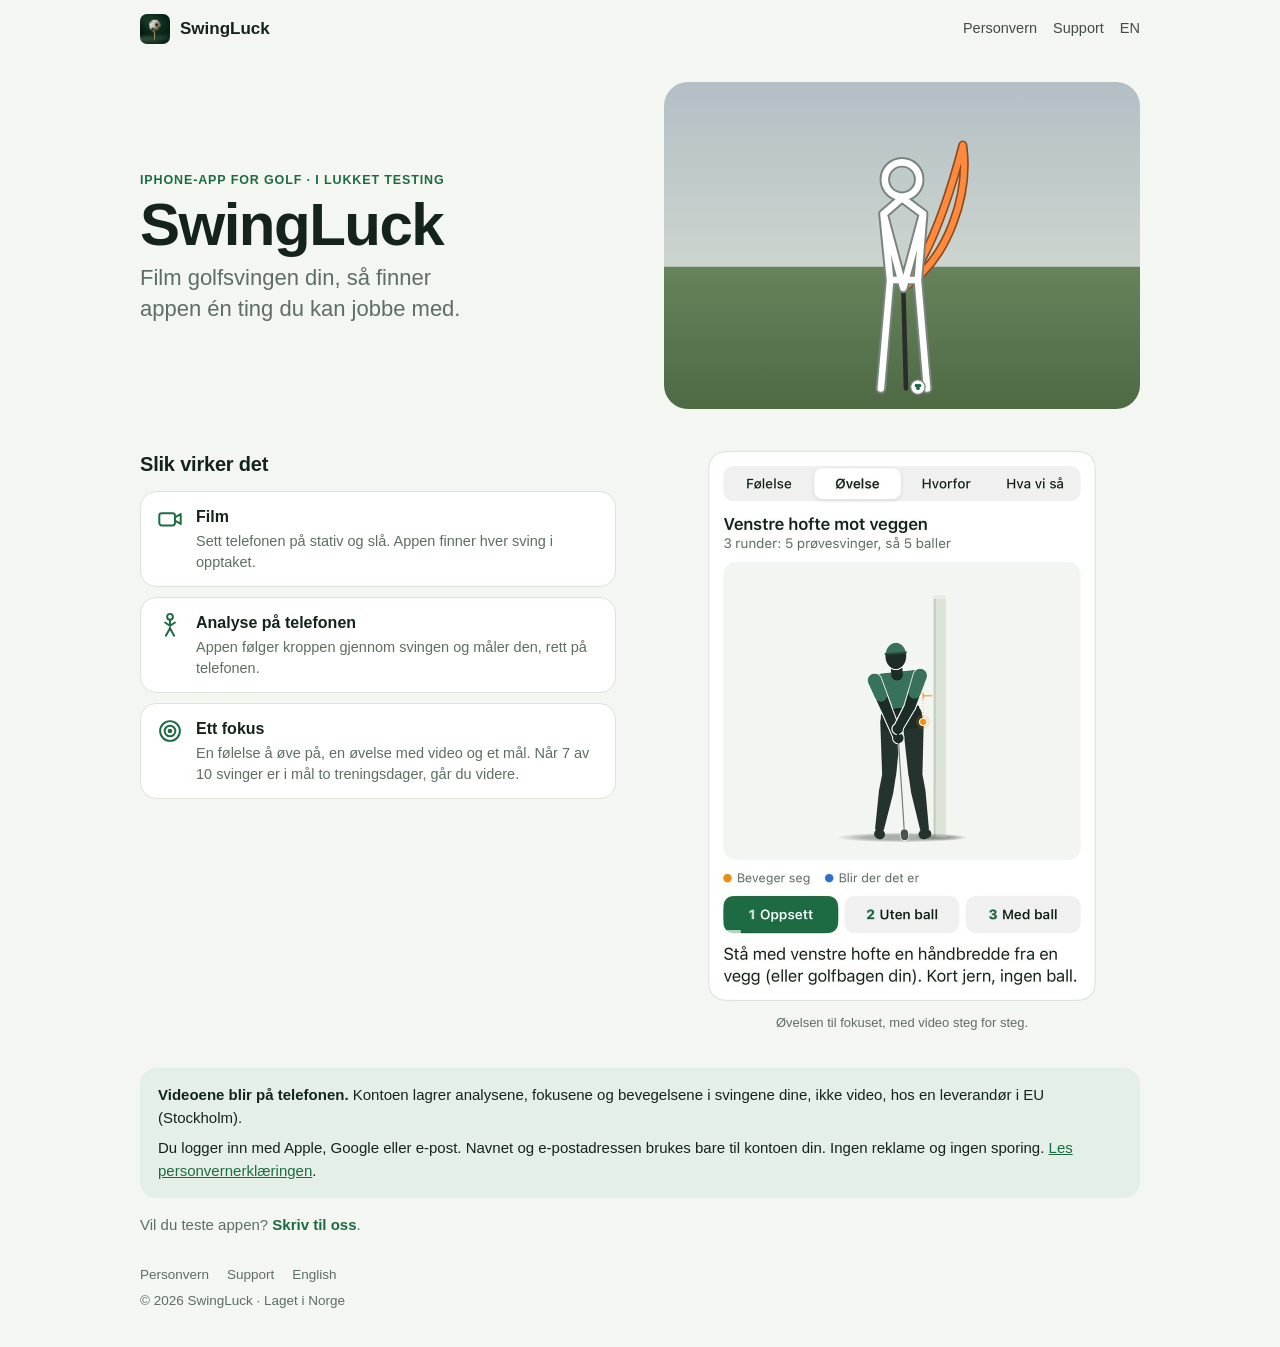
<file: index.html>
<!doctype html>
<html lang="nb">
<head>
<meta charset="utf-8">
<meta name="viewport" content="width=device-width, initial-scale=1, viewport-fit=cover">
<title>SwingLuck · iPhone-app for golf</title>
<meta name="description" content="Film golfsvingen din, så finner SwingLuck én ting du kan jobbe med. Analysen skjer på iPhonen, og videoene blir på telefonen.">
<meta name="color-scheme" content="light dark">
<meta name="theme-color" content="#F4F6F1" media="(prefers-color-scheme: light)">
<meta name="theme-color" content="#0D1611" media="(prefers-color-scheme: dark)">
<link rel="canonical" href="https://swingluck.no/">
<link rel="alternate" hreflang="nb" href="https://swingluck.no/">
<link rel="alternate" hreflang="en" href="https://swingluck.no/en/">
<link rel="icon" type="image/png" href="/assets/icon-64.png">
<link rel="apple-touch-icon" href="/assets/icon-180.png">
<meta property="og:type" content="website">
<meta property="og:title" content="SwingLuck · iPhone-app for golf">
<meta property="og:description" content="Film golfsvingen din, så finner appen én ting du kan jobbe med.">
<meta property="og:image" content="https://swingluck.no/assets/icon-512.png">
<meta property="og:locale" content="nb_NO">
<link rel="stylesheet" href="/assets/site.css">
</head>
<body>
<div class="wrap">
  <header class="nav">
    <a class="brand" href="/"><img src="/assets/icon-64.png" alt="" width="30" height="30">SwingLuck</a>
    <nav><a href="/personvern/">Personvern</a><a href="/support/">Support</a><a href="/en/" lang="en" hreflang="en">EN</a></nav>
  </header>

  <main>
    <section class="hero">
      <div class="art">
        <svg viewBox="0 0 360 300" preserveAspectRatio="xMidYMid slice" role="img" aria-label="Strekfiguren fra appen i oppstilling, med håndbanen tegnet i oransje">
          <defs>
            <linearGradient id="sky" x1="0" y1="0" x2="0" y2="1"><stop offset="0" style="stop-color:var(--sky1)"/><stop offset="1" style="stop-color:var(--sky2)"/></linearGradient>
            <linearGradient id="grass" x1="0" y1="0" x2="0" y2="1"><stop offset="0" style="stop-color:var(--g1)"/><stop offset="1" style="stop-color:var(--g2)"/></linearGradient>
          </defs>
          <rect width="360" height="168" fill="url(#sky)"/>
          <rect y="166" width="360" height="134" fill="url(#grass)"/>
          <g fill="none" stroke-linecap="round" stroke-linejoin="round">
            <path class="trail" d="M181 182 C 199 160, 214 120, 226 74 C 231 110, 216 160, 181 182" stroke="#8A4B1F" stroke-width="7"/>
            <path class="trail" d="M181 182 C 199 160, 214 120, 226 74 C 231 110, 216 160, 181 182" style="stroke:var(--trail)" stroke-width="4.5"/>
            <path d="M181 182 L183 258" stroke="#2A2D2B" stroke-width="3.5"/>
            <g style="stroke:var(--figline)" stroke-width="8"><circle cx="180" cy="100" r="13"/><path d="M180 114 L166 126 L171 176 L192 176 L196 126 Z M166 126 L181 182 L196 126 M171 176 L164 258 M192 176 L199 258"/></g>
            <g style="stroke:var(--fig)" stroke-width="5"><circle cx="180" cy="100" r="13"/><path d="M180 114 L166 126 L171 176 L192 176 L196 126 Z M166 126 L181 182 L196 126 M171 176 L164 258 M192 176 L199 258"/></g>
          </g>
          <circle cx="192" cy="257" r="5.5" fill="#FFFFFF" stroke="#7A847E" stroke-width="1"/>
          <g fill="#1D6B43"><circle cx="191" cy="255.8" r="1.4"/><circle cx="193.2" cy="255.8" r="1.4"/><circle cx="192.1" cy="257.8" r="1.4"/></g>
        </svg>
      </div>
      <div>
        <span class="kicker">iPhone-app for golf · i lukket testing</span>
        <h1>SwingLuck</h1>
        <p class="lede">Film golfsvingen din, så finner appen én ting du kan jobbe med.</p>
      </div>
    </section>

    <div class="lower">
      <section class="how" aria-labelledby="how">
        <h2 id="how">Slik virker det</h2>
        <div class="step"><svg viewBox="0 0 34 34" fill="none" stroke="currentColor" stroke-width="2.4" stroke-linejoin="round" aria-hidden="true"><rect x="4" y="10" width="19" height="15" rx="3"/><path d="M23 15l7-4v12l-7-4z"/></svg><h3>Film</h3><p>Sett telefonen på stativ og slå. Appen finner hver sving i opptaket.</p></div>
        <div class="step"><svg viewBox="0 0 34 34" fill="none" stroke="currentColor" stroke-width="2.4" stroke-linecap="round" aria-hidden="true"><circle cx="17" cy="7" r="3.5"/><path d="M17 11v10M11 14l6 4 6-4M17 21l-5 9M17 21l5 9"/></svg><h3>Analyse på telefonen</h3><p>Appen følger kroppen gjennom svingen og måler den, rett på telefonen.</p></div>
        <div class="step"><svg viewBox="0 0 34 34" fill="none" stroke="currentColor" stroke-width="2.4" aria-hidden="true"><circle cx="17" cy="17" r="12"/><circle cx="17" cy="17" r="6.5"/><circle cx="17" cy="17" r="1.6" fill="currentColor"/></svg><h3>Ett fokus</h3><p>En følelse å øve på, en øvelse med video og et mål. Når 7 av 10 svinger er i mål to treningsdager, går du videre.</p></div>
      </section>
      <figure>
        <picture>
          <source srcset="/assets/drill-dark.jpg" media="(prefers-color-scheme: dark)">
          <img src="/assets/drill-light.jpg" width="840" height="1111" alt="Øvelse-fanen i SwingLuck: «Venstre hofte mot veggen», med video, fargeforklaring og tre steg.">
        </picture>
        <figcaption>Øvelsen til fokuset, med video steg for steg.</figcaption>
      </figure>
    </div>

    <section class="facts" aria-label="Dataene dine">
      <p><b>Videoene blir på telefonen.</b> Kontoen lagrer analysene, fokusene og bevegelsene i svingene dine, ikke video, hos en leverandør i EU (Stockholm).</p>
      <p>Du logger inn med Apple, Google eller e-post. Navnet og e-postadressen brukes bare til kontoen din. Ingen reklame og ingen sporing. <a href="/personvern/">Les personvernerklæringen</a>.</p>
    </section>
    <p class="access">Vil du teste appen? <a href="/support/">Skriv til oss</a>.</p>
  </main>

  <footer class="foot">
    <a href="/personvern/">Personvern</a><a href="/support/">Support</a><a href="/en/" lang="en" hreflang="en">English</a>
    <span class="c">© 2026 SwingLuck · Laget i Norge</span>
  </footer>
</div>
</body>
</html>
</file>
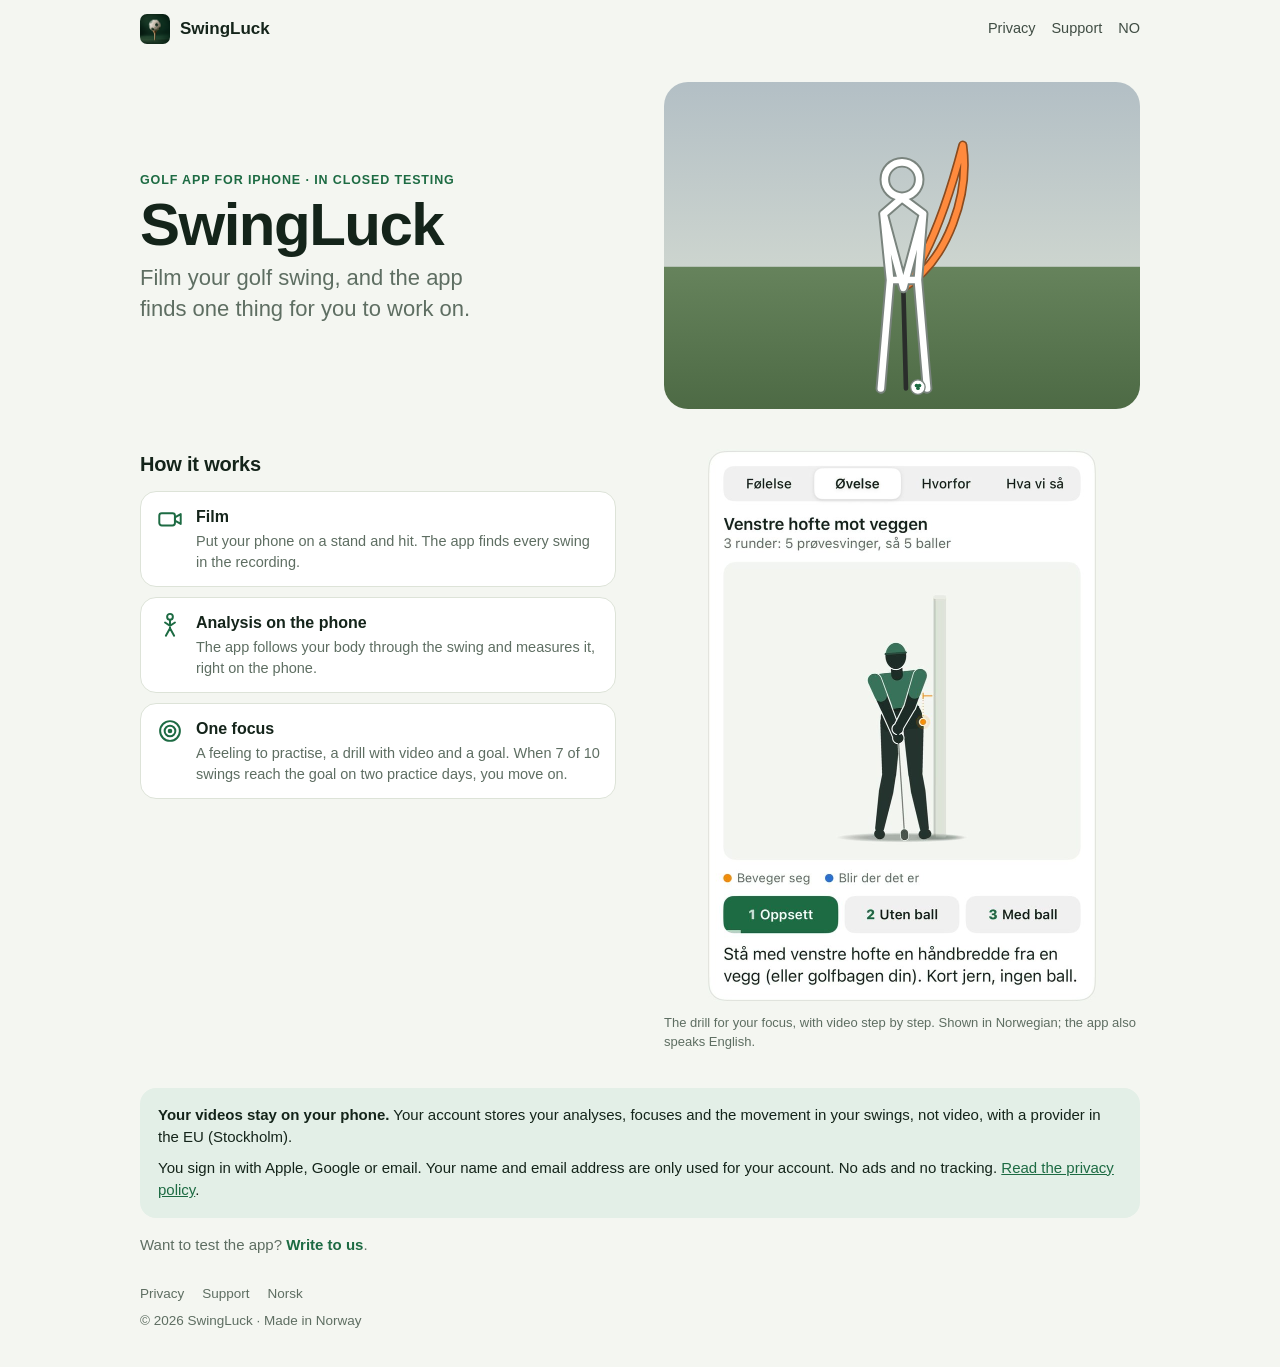
<file: en/index.html>
<!doctype html>
<html lang="en">
<head>
<meta charset="utf-8">
<meta name="viewport" content="width=device-width, initial-scale=1, viewport-fit=cover">
<title>SwingLuck · Golf app for iPhone</title>
<meta name="description" content="Film your golf swing, and SwingLuck finds one thing for you to work on. The analysis runs on your iPhone, and your videos stay on the phone.">
<meta name="color-scheme" content="light dark">
<meta name="theme-color" content="#F4F6F1" media="(prefers-color-scheme: light)">
<meta name="theme-color" content="#0D1611" media="(prefers-color-scheme: dark)">
<link rel="canonical" href="https://swingluck.no/en/">
<link rel="alternate" hreflang="nb" href="https://swingluck.no/">
<link rel="alternate" hreflang="en" href="https://swingluck.no/en/">
<link rel="icon" type="image/png" href="/assets/icon-64.png">
<link rel="apple-touch-icon" href="/assets/icon-180.png">
<meta property="og:type" content="website">
<meta property="og:title" content="SwingLuck · Golf app for iPhone">
<meta property="og:description" content="Film your golf swing, and the app finds one thing for you to work on.">
<meta property="og:image" content="https://swingluck.no/assets/icon-512.png">
<meta property="og:locale" content="en_GB">
<link rel="stylesheet" href="/assets/site.css">
</head>
<body>
<div class="wrap">
  <header class="nav">
    <a class="brand" href="/en/"><img src="/assets/icon-64.png" alt="" width="30" height="30">SwingLuck</a>
    <nav><a href="/en/privacy/">Privacy</a><a href="/en/support/">Support</a><a href="/" lang="nb" hreflang="nb">NO</a></nav>
  </header>

  <main>
    <section class="hero">
      <div class="art">
        <svg viewBox="0 0 360 300" preserveAspectRatio="xMidYMid slice" role="img" aria-label="The app's stick figure at address, with the hand path drawn in orange">
          <defs>
            <linearGradient id="sky" x1="0" y1="0" x2="0" y2="1"><stop offset="0" style="stop-color:var(--sky1)"/><stop offset="1" style="stop-color:var(--sky2)"/></linearGradient>
            <linearGradient id="grass" x1="0" y1="0" x2="0" y2="1"><stop offset="0" style="stop-color:var(--g1)"/><stop offset="1" style="stop-color:var(--g2)"/></linearGradient>
          </defs>
          <rect width="360" height="168" fill="url(#sky)"/>
          <rect y="166" width="360" height="134" fill="url(#grass)"/>
          <g fill="none" stroke-linecap="round" stroke-linejoin="round">
            <path class="trail" d="M181 182 C 199 160, 214 120, 226 74 C 231 110, 216 160, 181 182" stroke="#8A4B1F" stroke-width="7"/>
            <path class="trail" d="M181 182 C 199 160, 214 120, 226 74 C 231 110, 216 160, 181 182" style="stroke:var(--trail)" stroke-width="4.5"/>
            <path d="M181 182 L183 258" stroke="#2A2D2B" stroke-width="3.5"/>
            <g style="stroke:var(--figline)" stroke-width="8"><circle cx="180" cy="100" r="13"/><path d="M180 114 L166 126 L171 176 L192 176 L196 126 Z M166 126 L181 182 L196 126 M171 176 L164 258 M192 176 L199 258"/></g>
            <g style="stroke:var(--fig)" stroke-width="5"><circle cx="180" cy="100" r="13"/><path d="M180 114 L166 126 L171 176 L192 176 L196 126 Z M166 126 L181 182 L196 126 M171 176 L164 258 M192 176 L199 258"/></g>
          </g>
          <circle cx="192" cy="257" r="5.5" fill="#FFFFFF" stroke="#7A847E" stroke-width="1"/>
          <g fill="#1D6B43"><circle cx="191" cy="255.8" r="1.4"/><circle cx="193.2" cy="255.8" r="1.4"/><circle cx="192.1" cy="257.8" r="1.4"/></g>
        </svg>
      </div>
      <div>
        <span class="kicker">Golf app for iPhone · in closed testing</span>
        <h1>SwingLuck</h1>
        <p class="lede">Film your golf swing, and the app finds one thing for you to work on.</p>
      </div>
    </section>

    <div class="lower">
      <section class="how" aria-labelledby="how">
        <h2 id="how">How it works</h2>
        <div class="step"><svg viewBox="0 0 34 34" fill="none" stroke="currentColor" stroke-width="2.4" stroke-linejoin="round" aria-hidden="true"><rect x="4" y="10" width="19" height="15" rx="3"/><path d="M23 15l7-4v12l-7-4z"/></svg><h3>Film</h3><p>Put your phone on a stand and hit. The app finds every swing in the recording.</p></div>
        <div class="step"><svg viewBox="0 0 34 34" fill="none" stroke="currentColor" stroke-width="2.4" stroke-linecap="round" aria-hidden="true"><circle cx="17" cy="7" r="3.5"/><path d="M17 11v10M11 14l6 4 6-4M17 21l-5 9M17 21l5 9"/></svg><h3>Analysis on the phone</h3><p>The app follows your body through the swing and measures it, right on the phone.</p></div>
        <div class="step"><svg viewBox="0 0 34 34" fill="none" stroke="currentColor" stroke-width="2.4" aria-hidden="true"><circle cx="17" cy="17" r="12"/><circle cx="17" cy="17" r="6.5"/><circle cx="17" cy="17" r="1.6" fill="currentColor"/></svg><h3>One focus</h3><p>A feeling to practise, a drill with video and a goal. When 7 of 10 swings reach the goal on two practice days, you move on.</p></div>
      </section>
      <figure>
        <picture>
          <source srcset="/assets/drill-dark.jpg" media="(prefers-color-scheme: dark)">
          <img src="/assets/drill-light.jpg" width="840" height="1111" alt="The Drill tab in SwingLuck (shown in Norwegian): a hip-to-wall drill with video, a colour key and three steps.">
        </picture>
        <figcaption>The drill for your focus, with video step by step. Shown in Norwegian; the app also speaks English.</figcaption>
      </figure>
    </div>

    <section class="facts" aria-label="Your data">
      <p><b>Your videos stay on your phone.</b> Your account stores your analyses, focuses and the movement in your swings, not video, with a provider in the EU (Stockholm).</p>
      <p>You sign in with Apple, Google or email. Your name and email address are only used for your account. No ads and no tracking. <a href="/en/privacy/">Read the privacy policy</a>.</p>
    </section>
    <p class="access">Want to test the app? <a href="/en/support/">Write to us</a>.</p>
  </main>

  <footer class="foot">
    <a href="/en/privacy/">Privacy</a><a href="/en/support/">Support</a><a href="/" lang="nb" hreflang="nb">Norsk</a>
    <span class="c">© 2026 SwingLuck · Made in Norway</span>
  </footer>
</div>
</body>
</html>
</file>
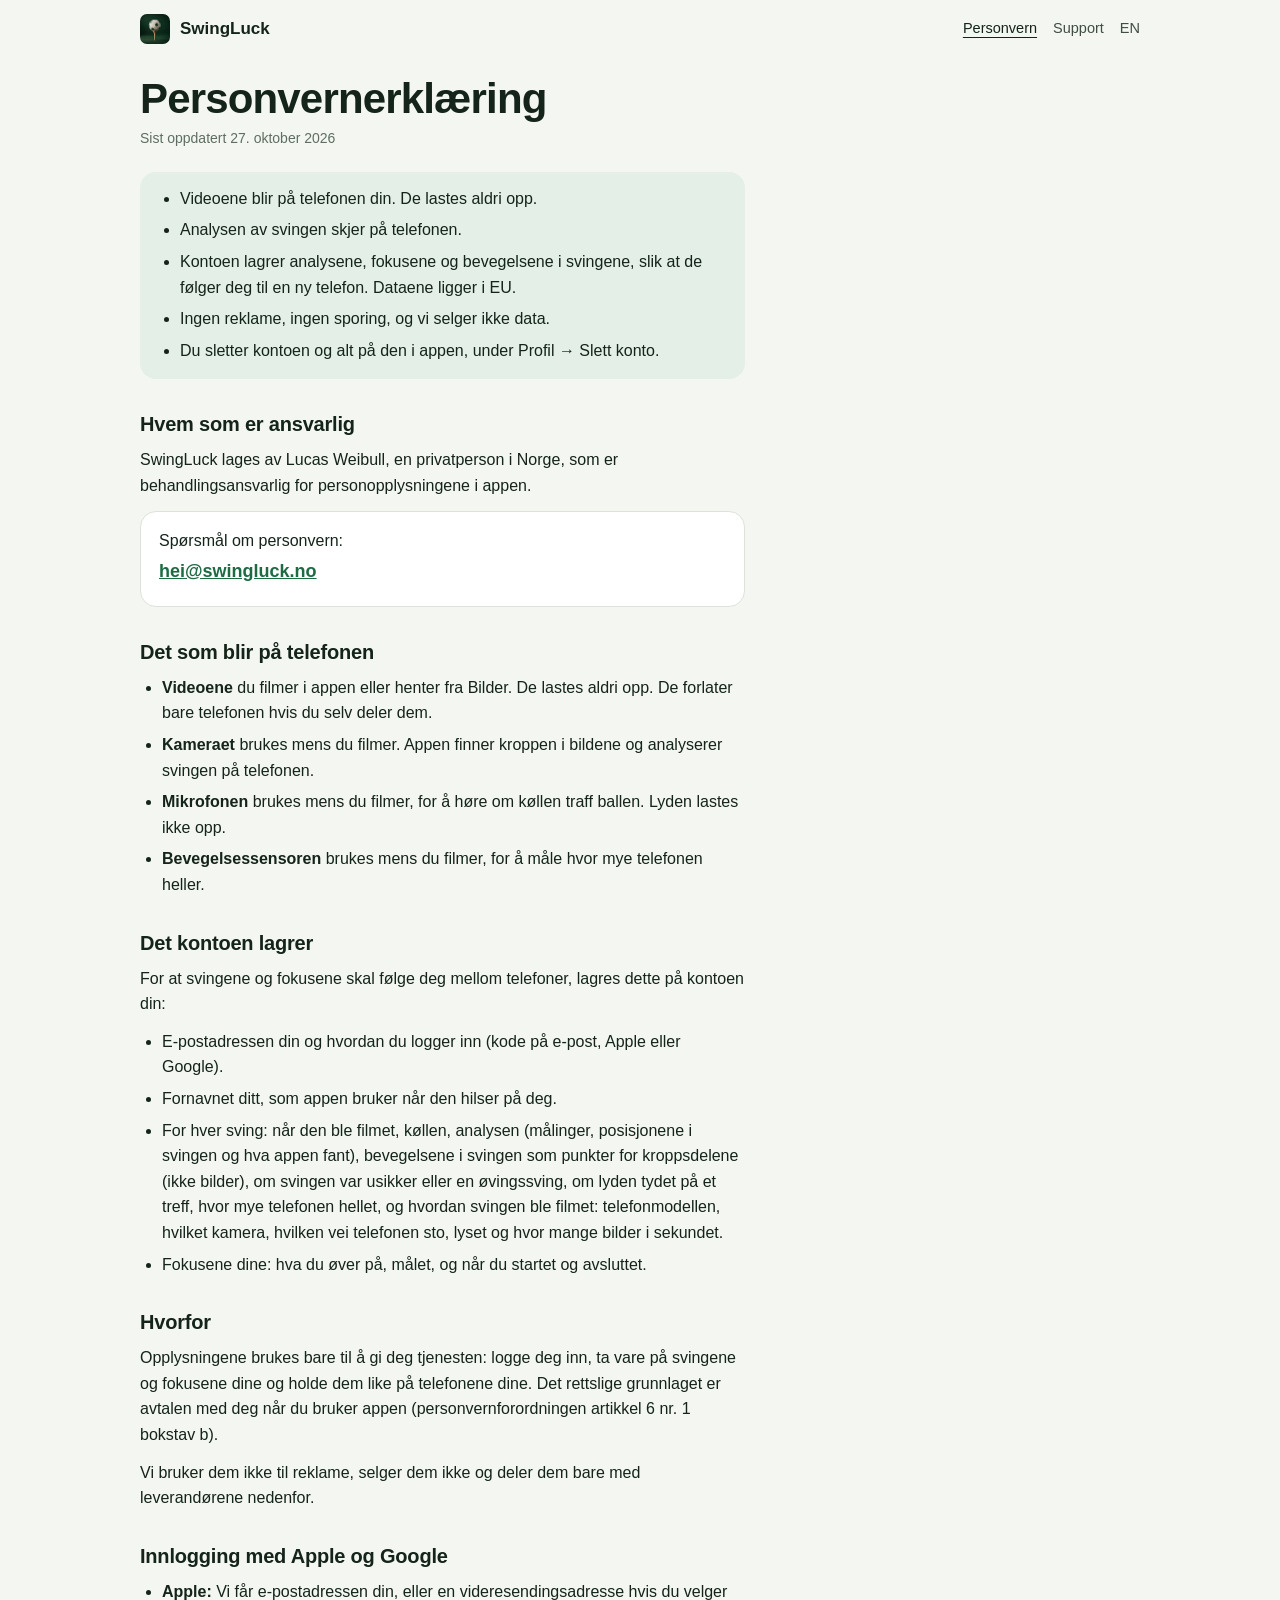
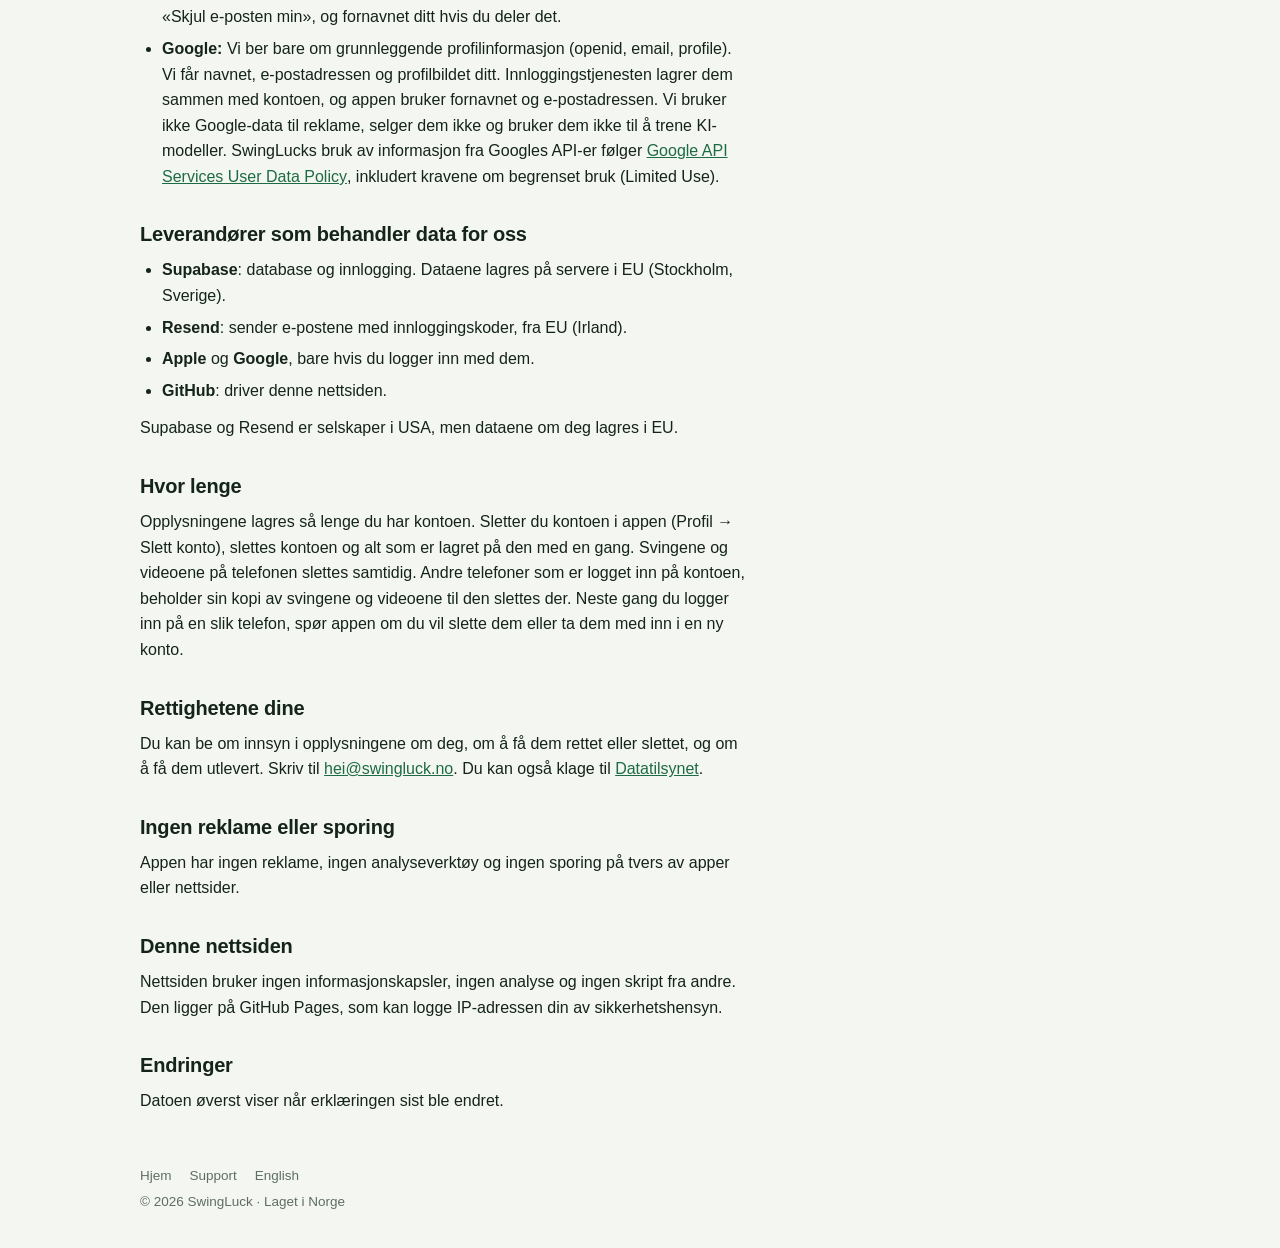
<file: personvern/index.html>
<!doctype html>
<html lang="nb">
<head>
<meta charset="utf-8">
<meta name="viewport" content="width=device-width, initial-scale=1, viewport-fit=cover">
<title>Personvern · SwingLuck</title>
<meta name="description" content="Hvordan SwingLuck behandler opplysningene dine: videoene blir på telefonen, kontoen lagrer analysene i EU, og du kan slette alt i appen.">
<meta name="color-scheme" content="light dark">
<meta name="theme-color" content="#F4F6F1" media="(prefers-color-scheme: light)">
<meta name="theme-color" content="#0D1611" media="(prefers-color-scheme: dark)">
<link rel="canonical" href="https://swingluck.no/personvern/">
<link rel="alternate" hreflang="nb" href="https://swingluck.no/personvern/">
<link rel="alternate" hreflang="en" href="https://swingluck.no/en/privacy/">
<link rel="icon" type="image/png" href="/assets/icon-64.png">
<link rel="apple-touch-icon" href="/assets/icon-180.png">
<link rel="stylesheet" href="/assets/site.css">
</head>
<body>
<div class="wrap">
  <header class="nav">
    <a class="brand" href="/"><img src="/assets/icon-64.png" alt="" width="30" height="30">SwingLuck</a>
    <nav><a href="/personvern/" aria-current="page">Personvern</a><a href="/support/">Support</a><a href="/en/privacy/" lang="en" hreflang="en">EN</a></nav>
  </header>

  <main class="doc">
    <h1>Personvernerklæring</h1>
    <p class="meta">Sist oppdatert 27. oktober 2026</p>

    <div class="summary">
      <ul>
        <li>Videoene blir på telefonen din. De lastes aldri opp.</li>
        <li>Analysen av svingen skjer på telefonen.</li>
        <li>Kontoen lagrer analysene, fokusene og bevegelsene i svingene, slik at de følger deg til en ny telefon. Dataene ligger i EU.</li>
        <li>Ingen reklame, ingen sporing, og vi selger ikke data.</li>
        <li>Du sletter kontoen og alt på den i appen, under Profil → Slett konto.</li>
      </ul>
    </div>

    <h2>Hvem som er ansvarlig</h2>
    <p>SwingLuck lages av Lucas Weibull, en privatperson i Norge, som er behandlingsansvarlig for personopplysningene i appen.</p>
    <div class="contact">
      <p>Spørsmål om personvern:</p>
      <p class="mail"><a href="mailto:hei@swingluck.no">hei@swingluck.no</a></p>
    </div>

    <h2>Det som blir på telefonen</h2>
    <ul>
      <li><b>Videoene</b> du filmer i appen eller henter fra Bilder. De lastes aldri opp. De forlater bare telefonen hvis du selv deler dem.</li>
      <li><b>Kameraet</b> brukes mens du filmer. Appen finner kroppen i bildene og analyserer svingen på telefonen.</li>
      <li><b>Mikrofonen</b> brukes mens du filmer, for å høre om køllen traff ballen. Lyden lastes ikke opp.</li>
      <li><b>Bevegelsessensoren</b> brukes mens du filmer, for å måle hvor mye telefonen heller.</li>
    </ul>

    <h2>Det kontoen lagrer</h2>
    <p>For at svingene og fokusene skal følge deg mellom telefoner, lagres dette på kontoen din:</p>
    <ul>
      <li>E-postadressen din og hvordan du logger inn (kode på e-post, Apple eller Google).</li>
      <li>Fornavnet ditt, som appen bruker når den hilser på deg.</li>
      <li>For hver sving: når den ble filmet, køllen, analysen (målinger, posisjonene i svingen og hva appen fant), bevegelsene i svingen som punkter for kroppsdelene (ikke bilder), om svingen var usikker eller en øvingssving, om lyden tydet på et treff, hvor mye telefonen hellet, og hvordan svingen ble filmet: telefonmodellen, hvilket kamera, hvilken vei telefonen sto, lyset og hvor mange bilder i sekundet.</li>
      <li>Fokusene dine: hva du øver på, målet, og når du startet og avsluttet.</li>
    </ul>

    <h2>Hvorfor</h2>
    <p>Opplysningene brukes bare til å gi deg tjenesten: logge deg inn, ta vare på svingene og fokusene dine og holde dem like på telefonene dine. Det rettslige grunnlaget er avtalen med deg når du bruker appen (personvernforordningen artikkel 6 nr. 1 bokstav b).</p>
    <p>Vi bruker dem ikke til reklame, selger dem ikke og deler dem bare med leverandørene nedenfor.</p>

    <h2>Innlogging med Apple og Google</h2>
    <ul>
      <li><b>Apple:</b> Vi får e-postadressen din, eller en videresendingsadresse hvis du velger «Skjul e-posten min», og fornavnet ditt hvis du deler det.</li>
      <li><b>Google:</b> Vi ber bare om grunnleggende profilinformasjon (openid, email, profile). Vi får navnet, e-postadressen og profilbildet ditt. Innloggingstjenesten lagrer dem sammen med kontoen, og appen bruker fornavnet og e-postadressen. Vi bruker ikke Google-data til reklame, selger dem ikke og bruker dem ikke til å trene KI-modeller. SwingLucks bruk av informasjon fra Googles API-er følger <a href="https://developers.google.com/terms/api-services-user-data-policy" lang="en">Google API Services User Data Policy</a>, inkludert kravene om begrenset bruk (Limited Use).</li>
    </ul>

    <h2>Leverandører som behandler data for oss</h2>
    <ul>
      <li><b>Supabase</b>: database og innlogging. Dataene lagres på servere i EU (Stockholm, Sverige).</li>
      <li><b>Resend</b>: sender e-postene med innloggingskoder, fra EU (Irland).</li>
      <li><b>Apple</b> og <b>Google</b>, bare hvis du logger inn med dem.</li>
      <li><b>GitHub</b>: driver denne nettsiden.</li>
    </ul>
    <p>Supabase og Resend er selskaper i USA, men dataene om deg lagres i EU.</p>

    <h2>Hvor lenge</h2>
    <p>Opplysningene lagres så lenge du har kontoen. Sletter du kontoen i appen (Profil → Slett konto), slettes kontoen og alt som er lagret på den med en gang. Svingene og videoene på telefonen slettes samtidig. Andre telefoner som er logget inn på kontoen, beholder sin kopi av svingene og videoene til den slettes der. Neste gang du logger inn på en slik telefon, spør appen om du vil slette dem eller ta dem med inn i en ny konto.</p>

    <h2>Rettighetene dine</h2>
    <p>Du kan be om innsyn i opplysningene om deg, om å få dem rettet eller slettet, og om å få dem utlevert. Skriv til <a href="mailto:hei@swingluck.no">hei@swingluck.no</a>. Du kan også klage til <a href="https://www.datatilsynet.no/">Datatilsynet</a>.</p>

    <h2>Ingen reklame eller sporing</h2>
    <p>Appen har ingen reklame, ingen analyseverktøy og ingen sporing på tvers av apper eller nettsider.</p>

    <h2>Denne nettsiden</h2>
    <p>Nettsiden bruker ingen informasjonskapsler, ingen analyse og ingen skript fra andre. Den ligger på GitHub Pages, som kan logge IP-adressen din av sikkerhetshensyn.</p>

    <h2>Endringer</h2>
    <p>Datoen øverst viser når erklæringen sist ble endret.</p>
  </main>

  <footer class="foot">
    <a href="/">Hjem</a><a href="/support/">Support</a><a href="/en/privacy/" lang="en" hreflang="en">English</a>
    <span class="c">© 2026 SwingLuck · Laget i Norge</span>
  </footer>
</div>
</body>
</html>
</file>
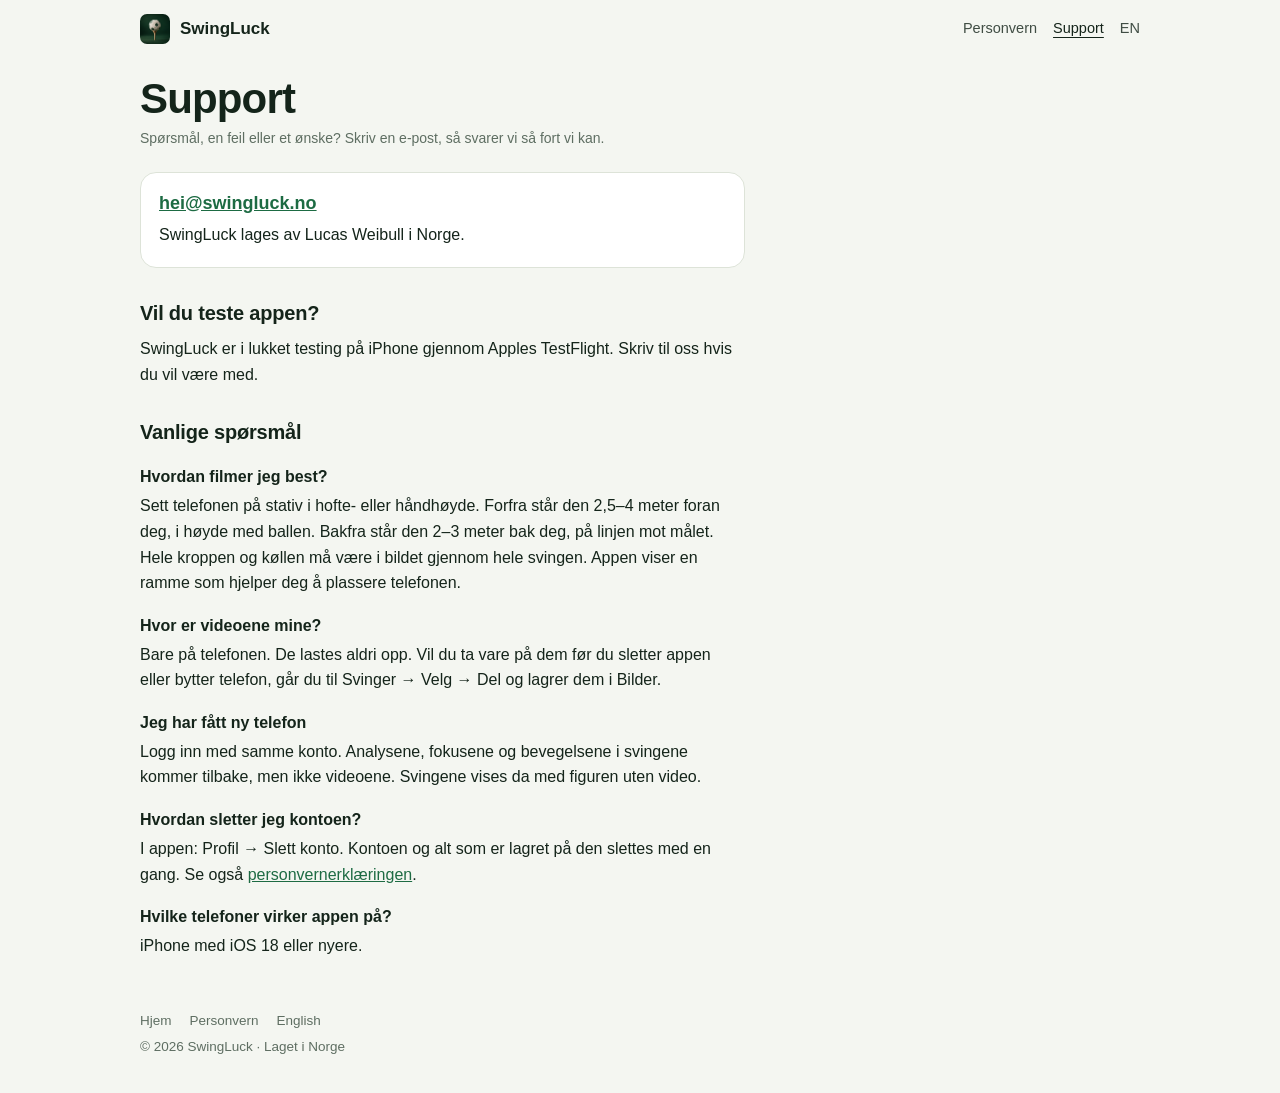
<file: support/index.html>
<!doctype html>
<html lang="nb">
<head>
<meta charset="utf-8">
<meta name="viewport" content="width=device-width, initial-scale=1, viewport-fit=cover">
<title>Support · SwingLuck</title>
<meta name="description" content="Hjelp med SwingLuck: kontakt, testing, filming, videoer, ny telefon og sletting av konto.">
<meta name="color-scheme" content="light dark">
<meta name="theme-color" content="#F4F6F1" media="(prefers-color-scheme: light)">
<meta name="theme-color" content="#0D1611" media="(prefers-color-scheme: dark)">
<link rel="canonical" href="https://swingluck.no/support/">
<link rel="alternate" hreflang="nb" href="https://swingluck.no/support/">
<link rel="alternate" hreflang="en" href="https://swingluck.no/en/support/">
<link rel="icon" type="image/png" href="/assets/icon-64.png">
<link rel="apple-touch-icon" href="/assets/icon-180.png">
<link rel="stylesheet" href="/assets/site.css">
</head>
<body>
<div class="wrap">
  <header class="nav">
    <a class="brand" href="/"><img src="/assets/icon-64.png" alt="" width="30" height="30">SwingLuck</a>
    <nav><a href="/personvern/">Personvern</a><a href="/support/" aria-current="page">Support</a><a href="/en/support/" lang="en" hreflang="en">EN</a></nav>
  </header>

  <main class="doc">
    <h1>Support</h1>
    <p class="meta">Spørsmål, en feil eller et ønske? Skriv en e-post, så svarer vi så fort vi kan.</p>
    <div class="contact">
      <p class="mail"><a href="mailto:hei@swingluck.no">hei@swingluck.no</a></p>
      <p>SwingLuck lages av Lucas Weibull i Norge.</p>
    </div>

    <h2>Vil du teste appen?</h2>
    <p>SwingLuck er i lukket testing på iPhone gjennom Apples TestFlight. Skriv til oss hvis du vil være med.</p>

    <h2>Vanlige spørsmål</h2>

    <h3>Hvordan filmer jeg best?</h3>
    <p>Sett telefonen på stativ i hofte- eller håndhøyde. Forfra står den 2,5–4 meter foran deg, i høyde med ballen. Bakfra står den 2–3 meter bak deg, på linjen mot målet. Hele kroppen og køllen må være i bildet gjennom hele svingen. Appen viser en ramme som hjelper deg å plassere telefonen.</p>

    <h3>Hvor er videoene mine?</h3>
    <p>Bare på telefonen. De lastes aldri opp. Vil du ta vare på dem før du sletter appen eller bytter telefon, går du til Svinger → Velg → Del og lagrer dem i Bilder.</p>

    <h3>Jeg har fått ny telefon</h3>
    <p>Logg inn med samme konto. Analysene, fokusene og bevegelsene i svingene kommer tilbake, men ikke videoene. Svingene vises da med figuren uten video.</p>

    <h3>Hvordan sletter jeg kontoen?</h3>
    <p>I appen: Profil → Slett konto. Kontoen og alt som er lagret på den slettes med en gang. Se også <a href="/personvern/">personvernerklæringen</a>.</p>

    <h3>Hvilke telefoner virker appen på?</h3>
    <p>iPhone med iOS 18 eller nyere.</p>
  </main>

  <footer class="foot">
    <a href="/">Hjem</a><a href="/personvern/">Personvern</a><a href="/en/support/" lang="en" hreflang="en">English</a>
    <span class="c">© 2026 SwingLuck · Laget i Norge</span>
  </footer>
</div>
</body>
</html>
</file>
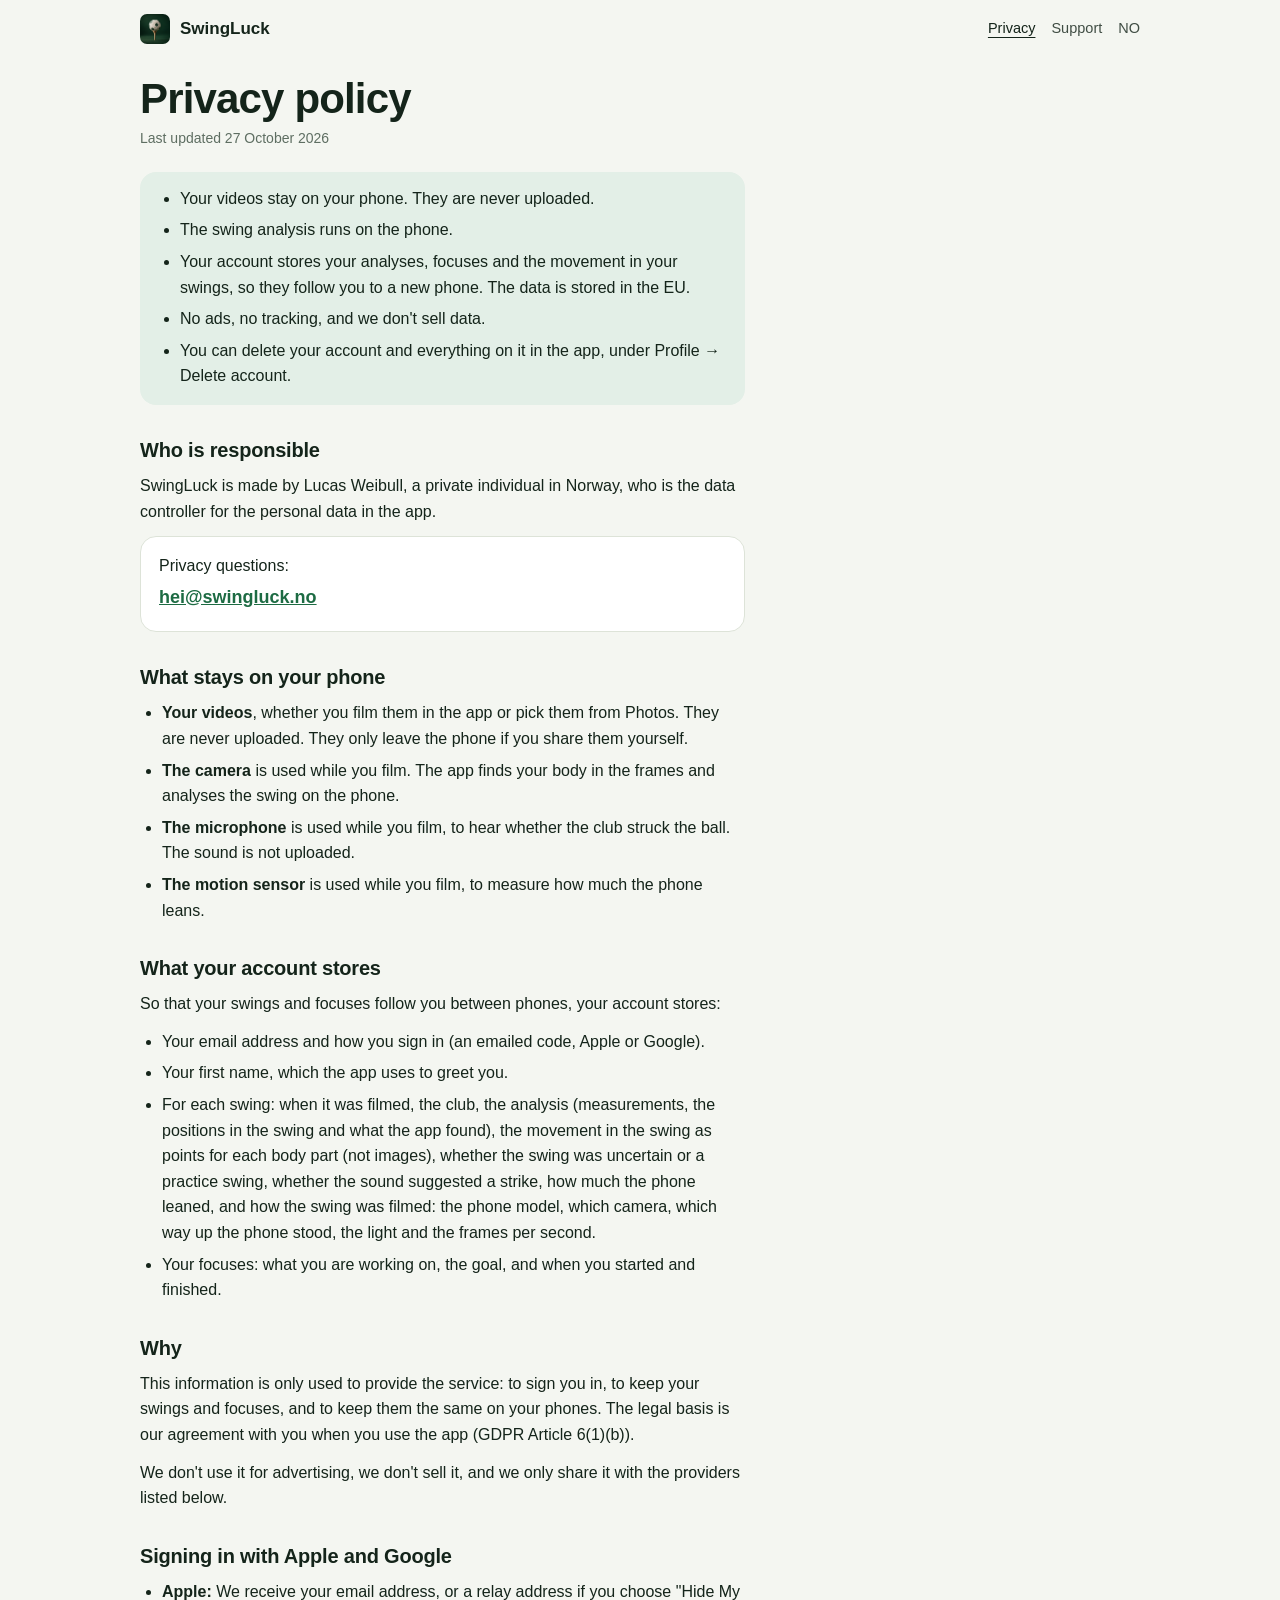
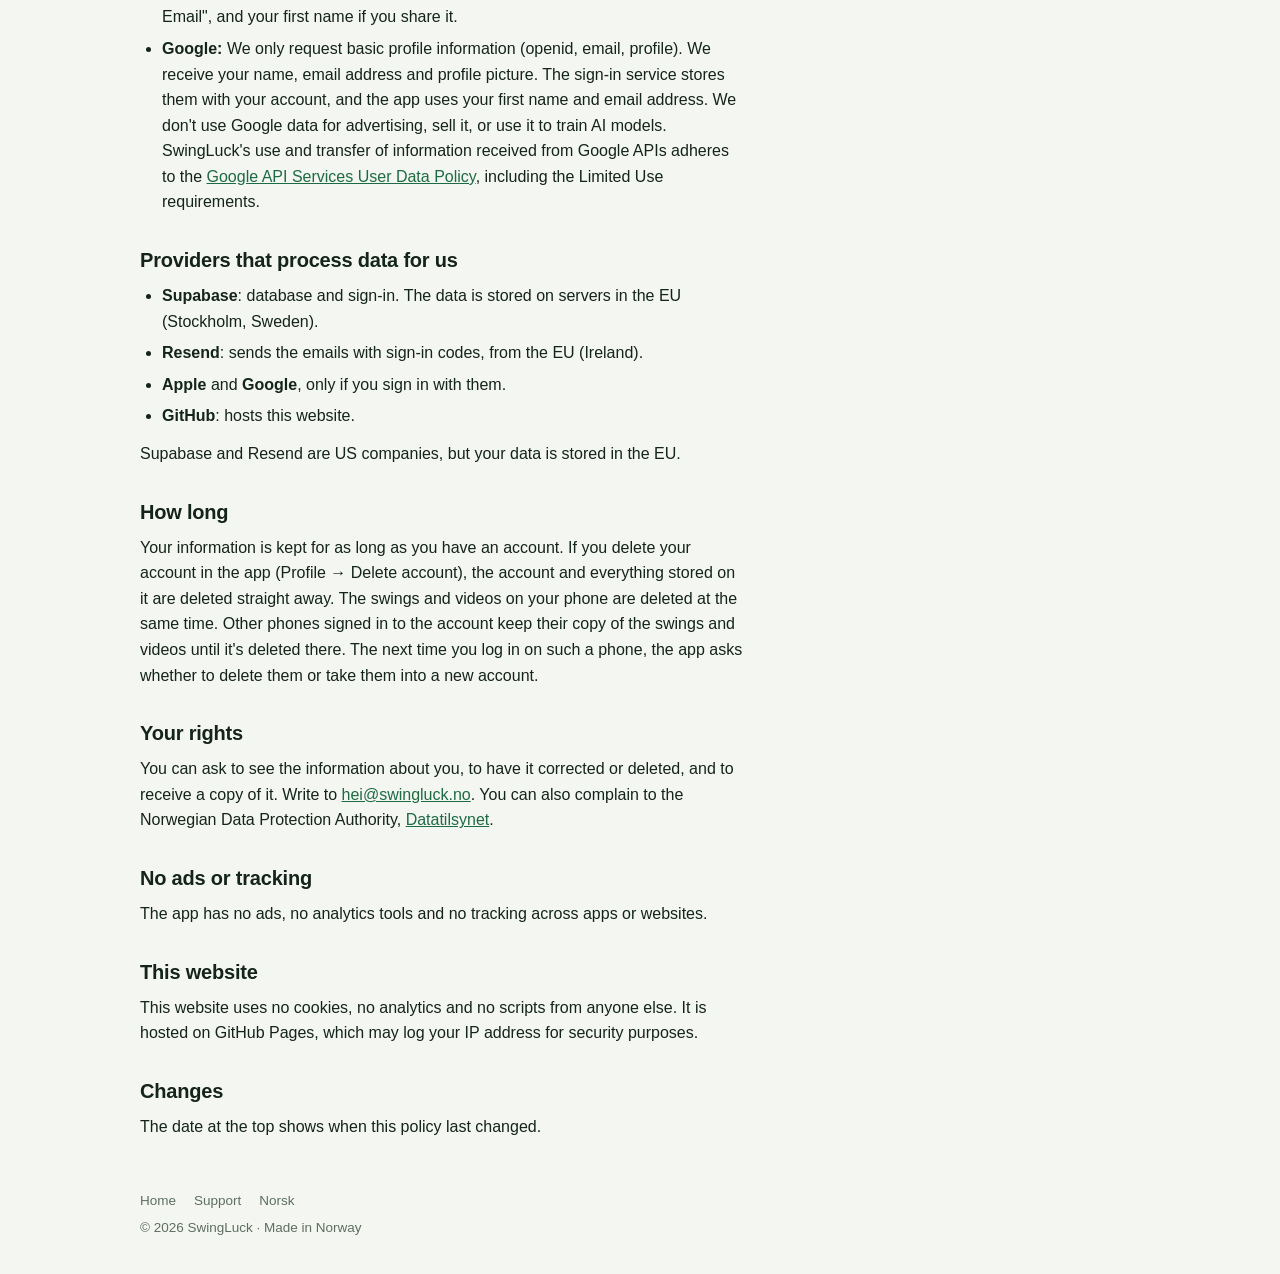
<file: en/privacy/index.html>
<!doctype html>
<html lang="en">
<head>
<meta charset="utf-8">
<meta name="viewport" content="width=device-width, initial-scale=1, viewport-fit=cover">
<title>Privacy · SwingLuck</title>
<meta name="description" content="How SwingLuck handles your information: your videos stay on your phone, your account keeps your analyses in the EU, and you can delete everything in the app.">
<meta name="color-scheme" content="light dark">
<meta name="theme-color" content="#F4F6F1" media="(prefers-color-scheme: light)">
<meta name="theme-color" content="#0D1611" media="(prefers-color-scheme: dark)">
<link rel="canonical" href="https://swingluck.no/en/privacy/">
<link rel="alternate" hreflang="nb" href="https://swingluck.no/personvern/">
<link rel="alternate" hreflang="en" href="https://swingluck.no/en/privacy/">
<link rel="icon" type="image/png" href="/assets/icon-64.png">
<link rel="apple-touch-icon" href="/assets/icon-180.png">
<link rel="stylesheet" href="/assets/site.css">
</head>
<body>
<div class="wrap">
  <header class="nav">
    <a class="brand" href="/en/"><img src="/assets/icon-64.png" alt="" width="30" height="30">SwingLuck</a>
    <nav><a href="/en/privacy/" aria-current="page">Privacy</a><a href="/en/support/">Support</a><a href="/personvern/" lang="nb" hreflang="nb">NO</a></nav>
  </header>

  <main class="doc">
    <h1>Privacy policy</h1>
    <p class="meta">Last updated 27 October 2026</p>

    <div class="summary">
      <ul>
        <li>Your videos stay on your phone. They are never uploaded.</li>
        <li>The swing analysis runs on the phone.</li>
        <li>Your account stores your analyses, focuses and the movement in your swings, so they follow you to a new phone. The data is stored in the EU.</li>
        <li>No ads, no tracking, and we don't sell data.</li>
        <li>You can delete your account and everything on it in the app, under Profile → Delete account.</li>
      </ul>
    </div>

    <h2>Who is responsible</h2>
    <p>SwingLuck is made by Lucas Weibull, a private individual in Norway, who is the data controller for the personal data in the app.</p>
    <div class="contact">
      <p>Privacy questions:</p>
      <p class="mail"><a href="mailto:hei@swingluck.no">hei@swingluck.no</a></p>
    </div>

    <h2>What stays on your phone</h2>
    <ul>
      <li><b>Your videos</b>, whether you film them in the app or pick them from Photos. They are never uploaded. They only leave the phone if you share them yourself.</li>
      <li><b>The camera</b> is used while you film. The app finds your body in the frames and analyses the swing on the phone.</li>
      <li><b>The microphone</b> is used while you film, to hear whether the club struck the ball. The sound is not uploaded.</li>
      <li><b>The motion sensor</b> is used while you film, to measure how much the phone leans.</li>
    </ul>

    <h2>What your account stores</h2>
    <p>So that your swings and focuses follow you between phones, your account stores:</p>
    <ul>
      <li>Your email address and how you sign in (an emailed code, Apple or Google).</li>
      <li>Your first name, which the app uses to greet you.</li>
      <li>For each swing: when it was filmed, the club, the analysis (measurements, the positions in the swing and what the app found), the movement in the swing as points for each body part (not images), whether the swing was uncertain or a practice swing, whether the sound suggested a strike, how much the phone leaned, and how the swing was filmed: the phone model, which camera, which way up the phone stood, the light and the frames per second.</li>
      <li>Your focuses: what you are working on, the goal, and when you started and finished.</li>
    </ul>

    <h2>Why</h2>
    <p>This information is only used to provide the service: to sign you in, to keep your swings and focuses, and to keep them the same on your phones. The legal basis is our agreement with you when you use the app (GDPR Article 6(1)(b)).</p>
    <p>We don't use it for advertising, we don't sell it, and we only share it with the providers listed below.</p>

    <h2>Signing in with Apple and Google</h2>
    <ul>
      <li><b>Apple:</b> We receive your email address, or a relay address if you choose "Hide My Email", and your first name if you share it.</li>
      <li><b>Google:</b> We only request basic profile information (openid, email, profile). We receive your name, email address and profile picture. The sign-in service stores them with your account, and the app uses your first name and email address. We don't use Google data for advertising, sell it, or use it to train AI models. SwingLuck's use and transfer of information received from Google APIs adheres to the <a href="https://developers.google.com/terms/api-services-user-data-policy">Google API Services User Data Policy</a>, including the Limited Use requirements.</li>
    </ul>

    <h2>Providers that process data for us</h2>
    <ul>
      <li><b>Supabase</b>: database and sign-in. The data is stored on servers in the EU (Stockholm, Sweden).</li>
      <li><b>Resend</b>: sends the emails with sign-in codes, from the EU (Ireland).</li>
      <li><b>Apple</b> and <b>Google</b>, only if you sign in with them.</li>
      <li><b>GitHub</b>: hosts this website.</li>
    </ul>
    <p>Supabase and Resend are US companies, but your data is stored in the EU.</p>

    <h2>How long</h2>
    <p>Your information is kept for as long as you have an account. If you delete your account in the app (Profile → Delete account), the account and everything stored on it are deleted straight away. The swings and videos on your phone are deleted at the same time. Other phones signed in to the account keep their copy of the swings and videos until it's deleted there. The next time you log in on such a phone, the app asks whether to delete them or take them into a new account.</p>

    <h2>Your rights</h2>
    <p>You can ask to see the information about you, to have it corrected or deleted, and to receive a copy of it. Write to <a href="mailto:hei@swingluck.no">hei@swingluck.no</a>. You can also complain to the Norwegian Data Protection Authority, <a href="https://www.datatilsynet.no/en/">Datatilsynet</a>.</p>

    <h2>No ads or tracking</h2>
    <p>The app has no ads, no analytics tools and no tracking across apps or websites.</p>

    <h2>This website</h2>
    <p>This website uses no cookies, no analytics and no scripts from anyone else. It is hosted on GitHub Pages, which may log your IP address for security purposes.</p>

    <h2>Changes</h2>
    <p>The date at the top shows when this policy last changed.</p>
  </main>

  <footer class="foot">
    <a href="/en/">Home</a><a href="/en/support/">Support</a><a href="/personvern/" lang="nb" hreflang="nb">Norsk</a>
    <span class="c">© 2026 SwingLuck · Made in Norway</span>
  </footer>
</div>
</body>
</html>
</file>
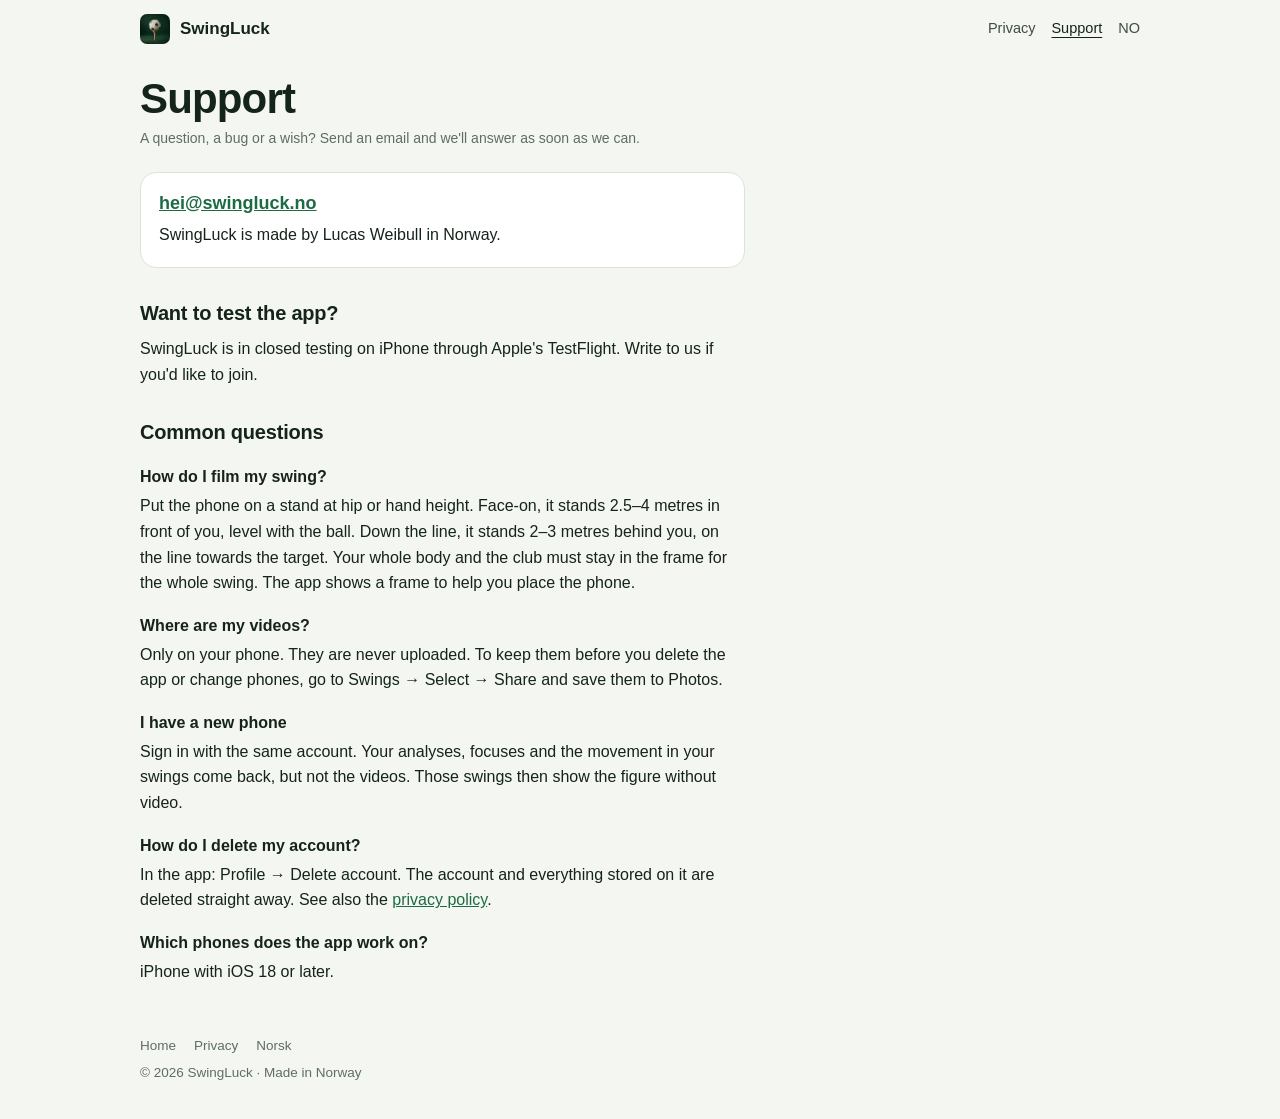
<file: en/support/index.html>
<!doctype html>
<html lang="en">
<head>
<meta charset="utf-8">
<meta name="viewport" content="width=device-width, initial-scale=1, viewport-fit=cover">
<title>Support · SwingLuck</title>
<meta name="description" content="Help with SwingLuck: contact, testing, filming, videos, a new phone and deleting your account.">
<meta name="color-scheme" content="light dark">
<meta name="theme-color" content="#F4F6F1" media="(prefers-color-scheme: light)">
<meta name="theme-color" content="#0D1611" media="(prefers-color-scheme: dark)">
<link rel="canonical" href="https://swingluck.no/en/support/">
<link rel="alternate" hreflang="nb" href="https://swingluck.no/support/">
<link rel="alternate" hreflang="en" href="https://swingluck.no/en/support/">
<link rel="icon" type="image/png" href="/assets/icon-64.png">
<link rel="apple-touch-icon" href="/assets/icon-180.png">
<link rel="stylesheet" href="/assets/site.css">
</head>
<body>
<div class="wrap">
  <header class="nav">
    <a class="brand" href="/en/"><img src="/assets/icon-64.png" alt="" width="30" height="30">SwingLuck</a>
    <nav><a href="/en/privacy/">Privacy</a><a href="/en/support/" aria-current="page">Support</a><a href="/support/" lang="nb" hreflang="nb">NO</a></nav>
  </header>

  <main class="doc">
    <h1>Support</h1>
    <p class="meta">A question, a bug or a wish? Send an email and we'll answer as soon as we can.</p>
    <div class="contact">
      <p class="mail"><a href="mailto:hei@swingluck.no">hei@swingluck.no</a></p>
      <p>SwingLuck is made by Lucas Weibull in Norway.</p>
    </div>

    <h2>Want to test the app?</h2>
    <p>SwingLuck is in closed testing on iPhone through Apple's TestFlight. Write to us if you'd like to join.</p>

    <h2>Common questions</h2>

    <h3>How do I film my swing?</h3>
    <p>Put the phone on a stand at hip or hand height. Face-on, it stands 2.5–4 metres in front of you, level with the ball. Down the line, it stands 2–3 metres behind you, on the line towards the target. Your whole body and the club must stay in the frame for the whole swing. The app shows a frame to help you place the phone.</p>

    <h3>Where are my videos?</h3>
    <p>Only on your phone. They are never uploaded. To keep them before you delete the app or change phones, go to Swings → Select → Share and save them to Photos.</p>

    <h3>I have a new phone</h3>
    <p>Sign in with the same account. Your analyses, focuses and the movement in your swings come back, but not the videos. Those swings then show the figure without video.</p>

    <h3>How do I delete my account?</h3>
    <p>In the app: Profile → Delete account. The account and everything stored on it are deleted straight away. See also the <a href="/en/privacy/">privacy policy</a>.</p>

    <h3>Which phones does the app work on?</h3>
    <p>iPhone with iOS 18 or later.</p>
  </main>

  <footer class="foot">
    <a href="/en/">Home</a><a href="/en/privacy/">Privacy</a><a href="/support/" lang="nb" hreflang="nb">Norsk</a>
    <span class="c">© 2026 SwingLuck · Made in Norway</span>
  </footer>
</div>
</body>
</html>
</file>
<file: assets/site.css>
/* swingluck.no: the app's Fairway Classic palette and Apple's system font (draft A+, chosen 2026-10-16).
   One stylesheet for every page; no web fonts, scripts or anything loaded from other sites. */
:root {
  --bg: #F4F6F1; --card: #FFFFFF; --line: #DDE3D8; --ink: #14241A; --muted: #5E6E62; --tint: #1D6B43; --soft: #E3EFE7;
  --sky1: #AEBBC3; --sky2: #CDD5CF; --g1: #66835C; --g2: #47643F; --fig: #FFFFFF; --figline: #7A847E; --trail: #FF8A3D;
  --font: -apple-system, BlinkMacSystemFont, "SF Pro Text", "Segoe UI", Roboto, Helvetica, Arial, sans-serif;
  --gutter: 20px; --wide: 1080px;
  color-scheme: light;
}
@media (prefers-color-scheme: dark) {
  :root {
    --bg: #0D1611; --card: #16231B; --line: #24352A; --ink: #E8F0EA; --muted: #8FA396; --tint: #4CC07F; --soft: #173324;
    --sky1: #1C2632; --sky2: #33404A; --g1: #2F4430; --g2: #1D2C1D;
    color-scheme: dark;
  }
}

* { box-sizing: border-box; }
html { -webkit-text-size-adjust: 100%; }
body { margin: 0; background: var(--bg); color: var(--ink); font: 16px/1.5 var(--font); }
img { display: block; max-width: 100%; height: auto; }
a { color: var(--tint); }
a:focus-visible { outline: 2px solid var(--tint); outline-offset: 2px; border-radius: 4px; }
.wrap { max-width: var(--wide); margin: 0 auto; padding-inline: max(var(--gutter), env(safe-area-inset-left)) max(var(--gutter), env(safe-area-inset-right)); }

/* Header and footer, the same on every page */
.nav { display: flex; align-items: center; gap: 10px; padding-block: 14px; }
.nav .brand { display: flex; align-items: center; gap: 10px; color: inherit; text-decoration: none; font-weight: 700; font-size: 17px; }
.nav .brand img { width: 30px; height: 30px; border-radius: 7px; }
.nav nav { margin-left: auto; display: flex; gap: 16px; font-size: 14.5px; }
.nav nav a { color: inherit; text-decoration: none; opacity: .8; }
.nav nav a:hover, .nav nav a[aria-current="page"] { opacity: 1; text-decoration: underline; text-underline-offset: 4px; }
.foot { display: flex; flex-wrap: wrap; gap: 6px 18px; padding-block: 28px 36px; font-size: 13.5px; color: var(--muted); }
.foot a { color: inherit; text-decoration: none; }
.foot a:hover { text-decoration: underline; }
.foot .c { width: 100%; }

/* Home */
.hero { display: grid; gap: 16px; padding-block: 4px 20px; }
.art { border-radius: 24px; overflow: hidden; aspect-ratio: 16 / 11; }
.art svg { display: block; width: 100%; height: 100%; }
.art .trail { stroke-dasharray: 300; animation: draw 1.4s .35s cubic-bezier(.3,.7,.2,1) both; }
@keyframes draw { from { stroke-dashoffset: 300; } to { stroke-dashoffset: 0; } }
@media (prefers-reduced-motion: reduce) { .art .trail { animation: none; } }
.kicker { font-size: 12.5px; font-weight: 700; letter-spacing: .07em; text-transform: uppercase; color: var(--tint); }
.hero h1 { margin: 4px 0 8px; font-size: clamp(38px, 7vw, 60px); font-weight: 800; letter-spacing: -0.025em; line-height: 1; }
.lede { margin: 0; font-size: clamp(18px, 2.4vw, 22px); line-height: 1.38; color: var(--muted); max-width: 28ch; text-wrap: balance; }
.lower { display: grid; gap: 18px; }
.how { display: grid; gap: 10px; align-content: start; }
.how h2 { margin: 0 0 2px; font-size: 20px; letter-spacing: -0.01em; }
.step { background: var(--card); border: 1px solid var(--line); border-radius: 16px; padding: 13px 15px; display: grid; grid-template-columns: 28px 1fr; gap: 2px 12px; }
.step svg { grid-row: span 2; width: 28px; height: 28px; color: var(--tint); }
.step h3 { margin: 0; font-size: 16px; }
.step p { margin: 0; font-size: 14.5px; line-height: 1.45; color: var(--muted); }
figure { margin: 0; display: grid; gap: 8px; justify-items: center; }
figure img { width: 100%; max-width: 420px; border-radius: 20px; }
figcaption { font-size: 13px; color: var(--muted); }
.facts { margin-top: 22px; padding: 16px 18px; border-radius: 16px; background: var(--soft); display: grid; gap: 8px; font-size: 15px; line-height: 1.5; }
.facts p { margin: 0; }
.access { margin: 16px 0 0; font-size: 15px; color: var(--muted); }
.access a { font-weight: 600; text-decoration: none; }
.access a:hover { text-decoration: underline; }
@media (min-width: 760px) {
  :root { --gutter: 40px; }
  .hero { grid-template-columns: 1fr 1fr; align-items: center; gap: 48px; padding-block: 24px 40px; }
  .hero .art { order: 2; }
  .lower { grid-template-columns: 1fr 1fr; gap: 48px; align-items: start; }
  .facts { margin-top: 36px; }
}

/* Privacy and support pages */
.doc { max-width: 68ch; padding-block: 8px 12px; }
.doc h1 { margin: 10px 0 6px; font-size: clamp(30px, 5vw, 42px); letter-spacing: -0.02em; line-height: 1.08; }
.doc .meta { margin: 0 0 22px; color: var(--muted); font-size: 14px; }
.doc h2 { margin: 30px 0 8px; font-size: 20px; letter-spacing: -0.01em; }
.doc h3 { margin: 18px 0 4px; font-size: 16px; }
.doc p, .doc li { font-size: 16px; line-height: 1.6; }
.doc p { margin: 0 0 12px; }
.doc ul { margin: 0 0 12px; padding-left: 22px; }
.doc li { margin-bottom: 6px; }
.doc .summary { background: var(--soft); border-radius: 16px; padding: 14px 18px 4px; margin-bottom: 8px; }
.doc .contact { background: var(--card); border: 1px solid var(--line); border-radius: 16px; padding: 16px 18px; margin: 8px 0 16px; }
.doc .contact p { margin: 0 0 4px; }
.doc .contact .mail { font-size: 18px; font-weight: 600; word-break: break-all; }
</file>
